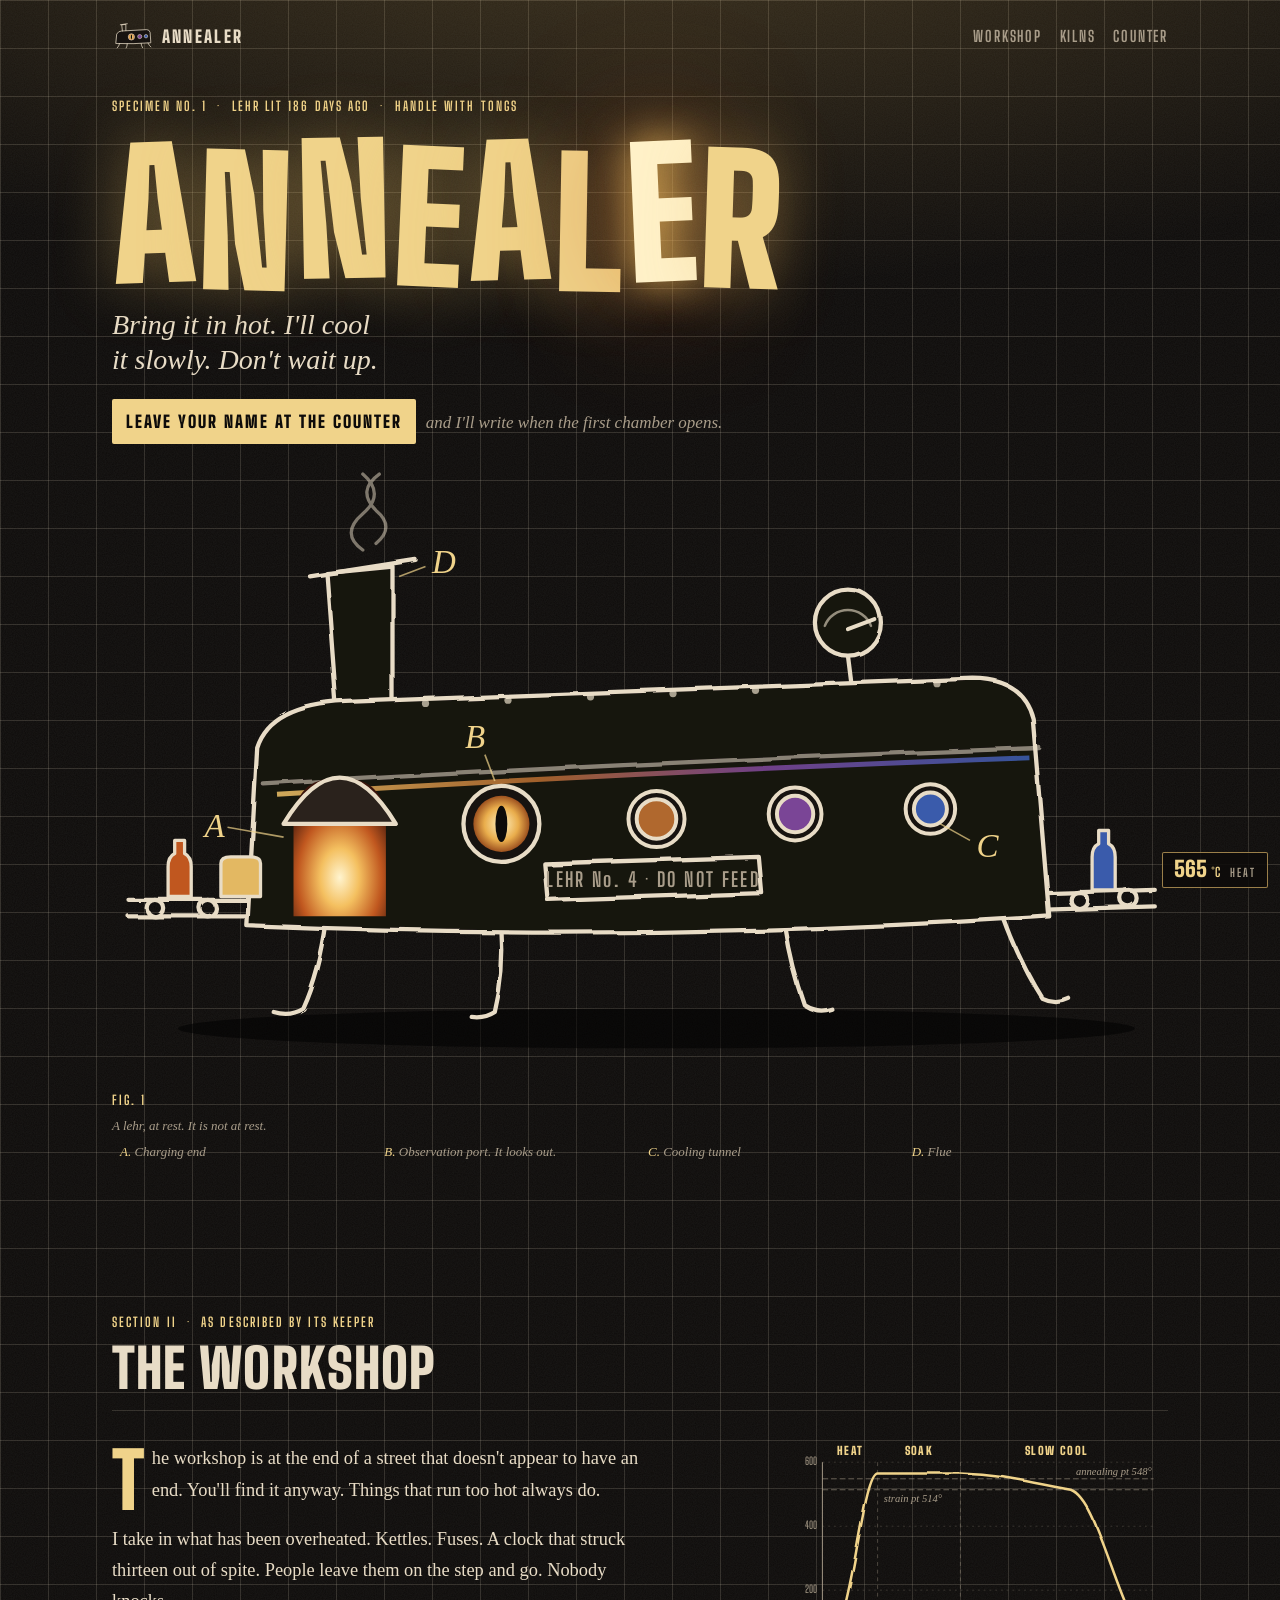
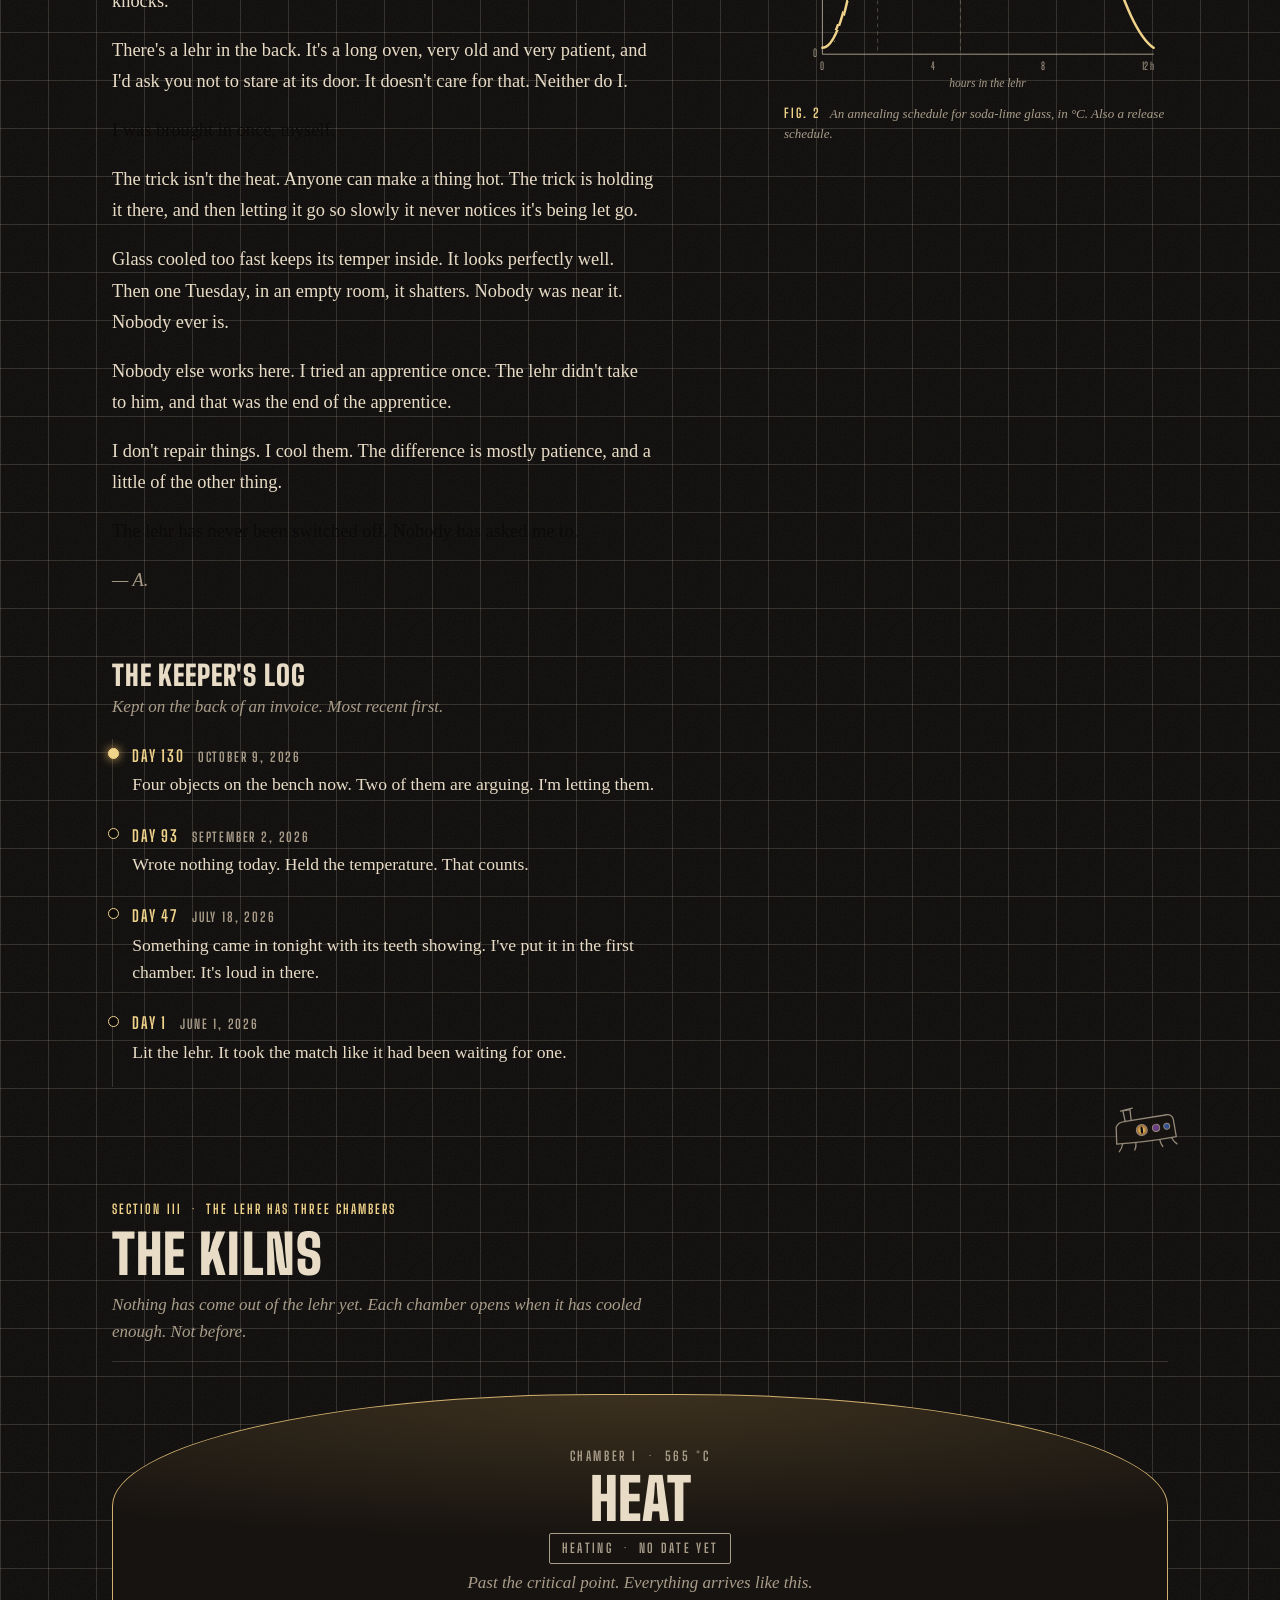
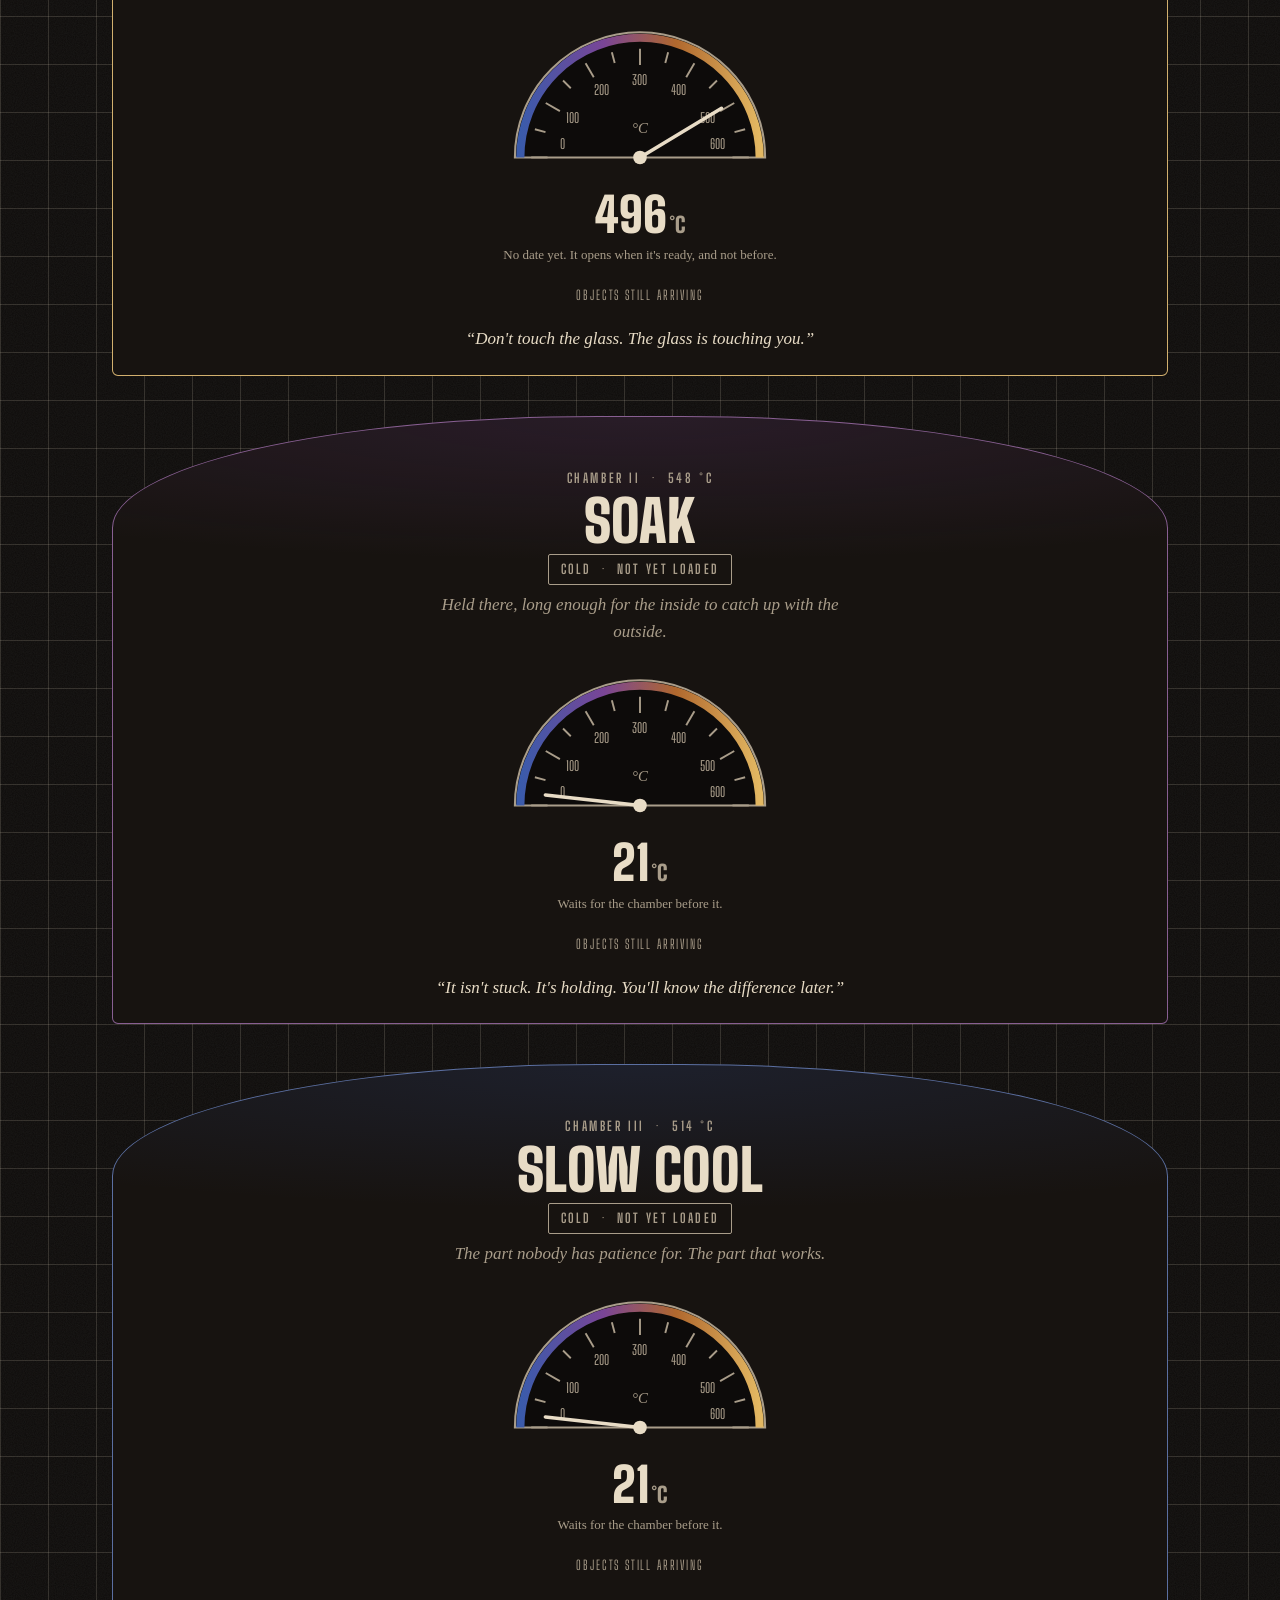
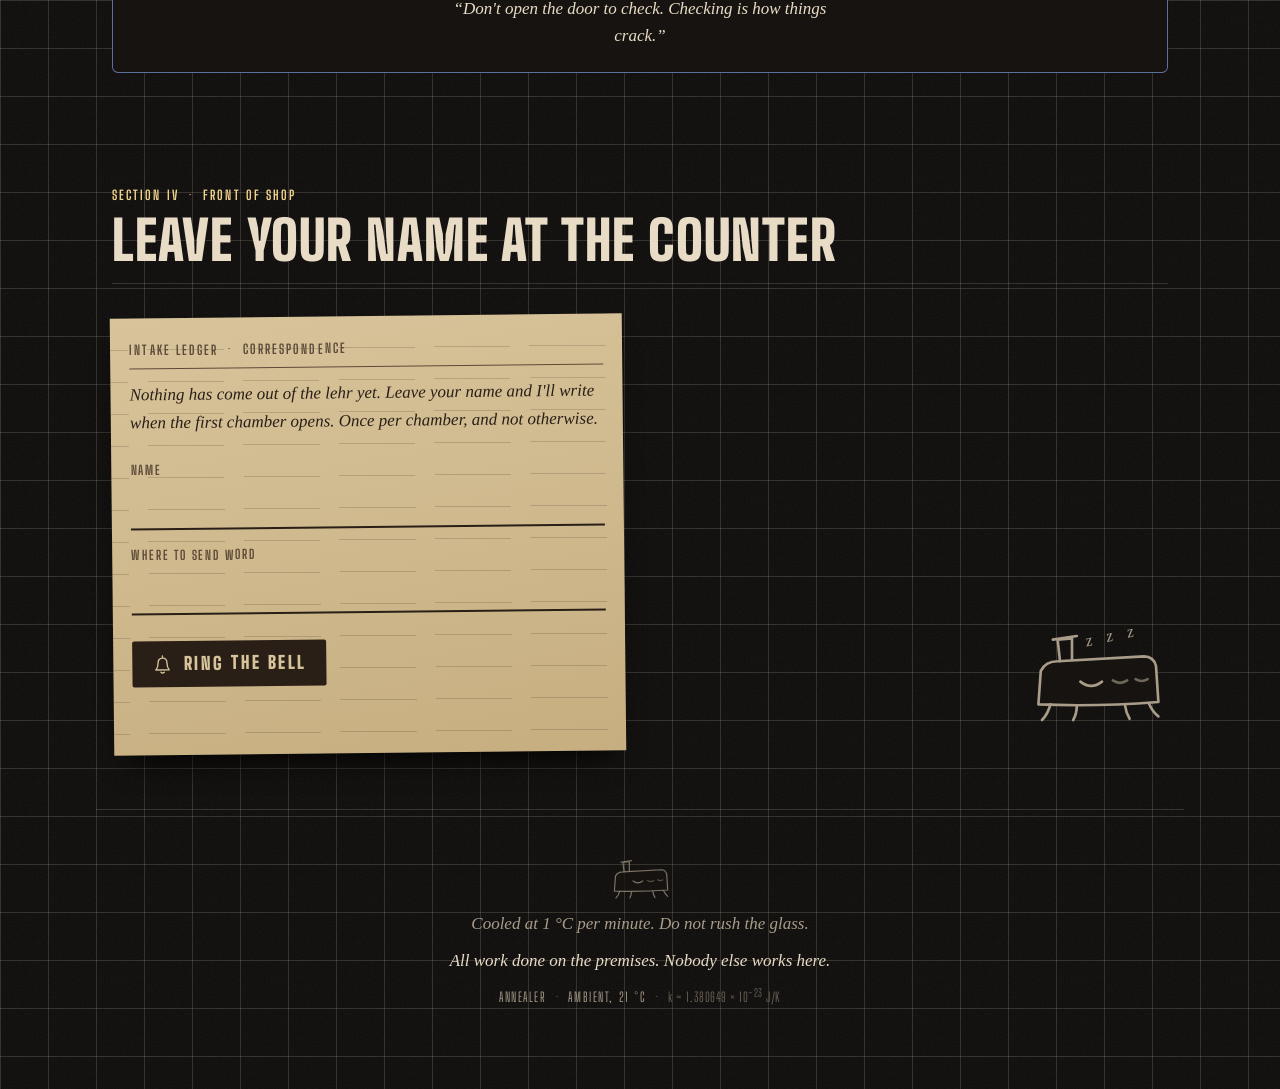
<file: index.html>
<!doctype html>
<html lang="en">
<head>
<meta charset="utf-8">
<meta name="viewport" content="width=device-width, initial-scale=1, viewport-fit=cover">
<title>ANNEALER</title>
<meta name="claude:viewport-fit-sides" content="cover">
<meta name="description" content="ANNEALER. Overheated things, cooled slowly. Released in three phases: Heat, Soak, Slow Cool.">
<meta name="theme-color" content="#0d0b0a">
<link rel="canonical" href="https://annealermusic.com/">
<meta property="og:type" content="website">
<meta property="og:url" content="https://annealermusic.com/">
<meta property="og:title" content="ANNEALER">
<meta property="og:description" content="Bring it in hot. I'll cool it slowly. Don't wait up.">
<link rel="icon" href="data:image/svg+xml,%3Csvg xmlns='http://www.w3.org/2000/svg' viewBox='0 0 32 32'%3E%3Crect width='32' height='32' rx='6' fill='%230d0b0a'/%3E%3Ccircle cx='16' cy='17' r='9' fill='%23d9ac55'/%3E%3Cellipse cx='16' cy='17' rx='2' ry='6' fill='%230d0b0a'/%3E%3C/svg%3E">
<link rel="preconnect" href="https://fonts.googleapis.com">
<link rel="preconnect" href="https://fonts.gstatic.com" crossorigin>
<link rel="stylesheet" href="https://fonts.googleapis.com/css2?family=Big+Shoulders+Display:wght@500;700;900&family=IM+Fell+English:ital@0;1&display=swap">
<link rel="stylesheet" href="css/site.css">
</head>
<body>
<!--
  You're reading the source. Good. That's the right instinct.
  Everything you can see came out of the lehr. Some of it is still warm.
-->

<!-- Shared drawing materials: the wobble that makes ink look hand-drawn, and the lehr's glow. -->
<svg class="defs" aria-hidden="true" focusable="false">
  <defs>
    <filter id="wobble" x="-5%" y="-5%" width="110%" height="110%">
      <feTurbulence type="fractalNoise" baseFrequency="0.035" numOctaves="2" seed="7" result="n"/>
      <feDisplacementMap in="SourceGraphic" in2="n" scale="3.5"/>
    </filter>
    <radialGradient id="mouthGlow" cx="50%" cy="72%" r="70%">
      <stop offset="0%" stop-color="#fff4cf"/>
      <stop offset="30%" stop-color="#f4c060"/>
      <stop offset="65%" stop-color="#c0571f"/>
      <stop offset="100%" stop-color="#3a140a"/>
    </radialGradient>
    <radialGradient id="eyeGlow" cx="50%" cy="50%" r="55%">
      <stop offset="0%" stop-color="#fff1c2"/>
      <stop offset="55%" stop-color="#e9ad4c"/>
      <stop offset="100%" stop-color="#8a3a14"/>
    </radialGradient>
    <linearGradient id="temperRun" x1="0" x2="1" y1="0" y2="0">
      <stop offset="0%" stop-color="#e3b862"/>
      <stop offset="35%" stop-color="#b0682e"/>
      <stop offset="65%" stop-color="#7a4596"/>
      <stop offset="100%" stop-color="#3a5bab"/>
    </linearGradient>
    <symbol id="lehr-mini" viewBox="0 0 120 80">
      <g fill="none" stroke="currentColor" stroke-width="2.2" stroke-linecap="round" stroke-linejoin="round">
        <path d="M14 34 Q18 26 28 26 L100 22 Q108 22 110 30 L112 60 Q60 64 12 62 Z" fill="#171310"/>
        <path d="M30 26 L28 8 L40 7 L40 25"/>
        <path d="M24 8 L44 5"/>
        <path d="M22 62 q-2 8 -7 13 M44 63 q0 7 -3 12 M84 62 q1 7 4 12 M104 61 q3 7 8 11"/>
      </g>
      <circle class="mini-eye" cx="56" cy="43" r="9" fill="url(#eyeGlow)" stroke="currentColor" stroke-width="2"/>
      <ellipse cx="56" cy="43" rx="2" ry="6" fill="#0d0b0a"/>
      <circle cx="80" cy="42" r="6" fill="#7a4596" stroke="currentColor" stroke-width="1.6"/>
      <circle cx="98" cy="41" r="5" fill="#3a5bab" stroke="currentColor" stroke-width="1.6"/>
    </symbol>
    <symbol id="lehr-asleep" viewBox="0 0 120 80">
      <g fill="none" stroke="currentColor" stroke-width="2.2" stroke-linecap="round" stroke-linejoin="round">
        <path d="M14 34 Q18 26 28 26 L100 22 Q108 22 110 30 L112 60 Q60 64 12 62 Z" fill="#171310"/>
        <path d="M30 26 L28 8 L40 7 L40 25"/>
        <path d="M24 8 L44 5"/>
        <path d="M22 62 q-2 8 -7 13 M44 63 q0 7 -3 12 M84 62 q1 7 4 12 M104 61 q3 7 8 11"/>
        <path d="M47 43 q9 7 18 0"/>
        <path d="M74 42 q6 4 12 0 M93 41 q5 3 10 0" opacity=".6"/>
      </g>
    </symbol>
  </defs>
</svg>

<a class="skip" href="#main">Skip to the workshop floor</a>

<header class="masthead wrap">
  <a class="masthead-mark" href="#top" aria-label="ANNEALER, back to the top">
    <svg viewBox="0 0 120 80" aria-hidden="true"><use href="#lehr-mini"/></svg>
    <span>Annealer</span>
  </a>
  <nav aria-label="Sections">
    <ul>
      <li><a href="#workshop">Workshop</a></li>
      <li><a href="#kilns">Kilns</a></li>
      <li><a href="#counter">Counter</a></li>
    </ul>
  </nav>
</header>

<main id="main">

  <!-- LANDING -->
  <section class="hero wrap" id="top" aria-labelledby="wordmark">
    <p class="specimen">Specimen No. 1 &nbsp;·&nbsp; <span id="days-lit">Lehr lit</span> &nbsp;·&nbsp; Handle with tongs</p>
    <h1 id="wordmark" class="wordmark" aria-label="ANNEALER"></h1>
    <p class="hero-line narrator" id="hero-line"></p>
    <p class="hero-cta"><a href="#counter">Leave your name at the counter</a> <span class="narrator">and I'll write when the first chamber opens.</span></p>

    <figure class="lehr-figure">
      <button class="lehr-button" id="lehr" type="button" aria-label="The lehr. Poke it, if you must." aria-describedby="lehr-says">
        <svg class="lehr" viewBox="0 0 640 360" role="img" aria-hidden="true">
          <ellipse cx="330" cy="330" rx="290" ry="12" fill="#000" opacity=".55"/>

          <!-- smoke from the flue -->
          <g class="smoke" fill="none" stroke="currentColor" stroke-width="2" stroke-linecap="round" opacity=".5">
            <path class="puff p1" d="M152 40 q-14 -10 0 -22 q14 -12 0 -24"/>
            <path class="puff p2" d="M160 36 q12 -10 0 -20 q-12 -12 2 -22"/>
          </g>

          <g class="ink" filter="url(#wobble)" fill="none" stroke="currentColor" stroke-width="2.6" stroke-linecap="round" stroke-linejoin="round">
            <!-- legs, crooked, with stove feet -->
            <path d="M130 266 q-4 30 -14 52 q-8 5 -18 2"/>
            <path d="M236 270 q2 26 -4 50 q-6 4 -14 3"/>
            <path d="M408 268 q4 26 12 48 q8 5 16 2"/>
            <path d="M540 262 q10 28 24 50 q8 4 16 0"/>
            <!-- conveyor in and out -->
            <path d="M10 252 L106 252 M10 262 L106 262"/>
            <circle cx="26" cy="257" r="5"/><circle cx="58" cy="257" r="5"/><circle cx="90" cy="257" r="5"/>
            <path d="M566 248 L632 246 M566 258 L632 256"/>
            <circle cx="586" cy="252" r="5"/><circle cx="616" cy="251" r="5"/>
            <!-- flue -->
            <path d="M136 134 L130 54 L170 50 L170 132" fill="#171310"/>
            <path d="M120 56 L184 46"/>
            <!-- body -->
            <path d="M88 160 Q96 134 142 132 L522 118 Q552 118 558 142 L568 262 Q330 278 82 268 Z" fill="#171310"/>
            <path d="M92 182 Q330 168 562 160" opacity=".55"/>
            <!-- pyrometer on its stalk -->
            <path d="M448 120 L446 104"/>
            <circle cx="446" cy="84" r="20" fill="#171310"/>
            <!-- name plate -->
            <path d="M262 230 L392 226 L394 248 L264 252 Z"/>
          </g>

          <!-- cooling run: the lehr's length is a temperature gradient -->
          <path d="M100 188 Q330 174 556 166" stroke="url(#temperRun)" stroke-width="3" fill="none" opacity=".9"/>

          <!-- the mouth (charging end) -->
          <path class="mouth-glow" d="M110 262 L110 206 Q110 178 138 178 Q166 178 166 206 L166 262 Z" fill="url(#mouthGlow)"/>
          <!-- objects riding in, still hot; one riding out, cooled -->
          <g class="riders" stroke="currentColor" stroke-width="2" stroke-linejoin="round">
            <path d="M34 250 L34 232 Q34 226 38 224 L38 216 L44 216 L44 224 Q48 226 48 232 L48 250 Z" fill="#c0571f"/>
            <path d="M66 250 L66 230 Q66 226 72 226 L84 226 Q90 226 90 230 L90 250 Z" fill="#e3b862"/>
            <path d="M594 246 L594 226 Q594 220 598 218 L598 210 L604 210 L604 218 Q608 220 608 226 L608 246 Z" fill="#3a5bab"/>
          </g>
          <!-- the door, hinged like an eyelid -->
          <path class="door" d="M104 206 Q138 150 172 206 Z" fill="#2a221c" stroke="currentColor" stroke-width="2.6" stroke-linejoin="round"/>

          <!-- observation port: the eye -->
          <g class="eye">
            <circle cx="236" cy="206" r="23" fill="#171310" stroke="currentColor" stroke-width="2.6"/>
            <circle cx="236" cy="206" r="17" fill="url(#eyeGlow)" class="eye-glow"/>
            <ellipse class="pupil" cx="236" cy="206" rx="3.6" ry="11" fill="#0d0b0a"/>
            <rect class="lid" x="212" y="182" width="48" height="48" rx="24" fill="#171310"/>
          </g>
          <!-- the cooler ports, down the tunnel -->
          <g stroke="currentColor" stroke-width="2.4">
            <circle cx="330" cy="203" r="17" fill="#171310"/><circle cx="330" cy="203" r="12" fill="#b0682e"/>
            <circle cx="414" cy="200" r="16" fill="#171310"/><circle cx="414" cy="200" r="11" fill="#7a4596"/>
            <circle cx="496" cy="197" r="15" fill="#171310"/><circle cx="496" cy="197" r="10" fill="#3a5bab"/>
          </g>
          <!-- pyrometer needle -->
          <g stroke="currentColor" stroke-linecap="round">
            <path d="M432 86 A15 15 0 0 1 460 86" fill="none" stroke-width="1.5" opacity=".6"/>
            <line class="pyro-needle" x1="446" y1="88" x2="456" y2="74" stroke-width="2.4"/>
          </g>
          <!-- rivets -->
          <g fill="currentColor" opacity=".7">
            <circle cx="190" cy="133" r="2.2"/><circle cx="240" cy="131" r="2.2"/><circle cx="290" cy="129" r="2.2"/>
            <circle cx="340" cy="127" r="2.2"/><circle cx="390" cy="125" r="2.2"/><circle cx="500" cy="121" r="2.2"/>
          </g>
          <text x="328" y="244" class="plate" text-anchor="middle">LEHR No. 4 · DO NOT FEED</text>

          <!-- figure letters, as in the manual -->
          <g class="fig-letters">
            <text x="56" y="214">A</text>
            <line x1="70" y1="208" x2="104" y2="214"/>
            <text x="214" y="160">B</text>
            <line x1="226" y1="164" x2="232" y2="180"/>
            <text x="524" y="226">C</text>
            <line x1="520" y1="216" x2="502" y2="206"/>
            <text x="194" y="54">D</text>
            <line x1="190" y1="50" x2="174" y2="56"/>
          </g>
        </svg>
      </button>
      <figcaption>
        <span class="fig-no">Fig. 1</span> A lehr, at rest. It is not at rest.
        <ol class="legend" type="A">
          <li>Charging end</li>
          <li>Observation port. It looks out.</li>
          <li>Cooling tunnel</li>
          <li>Flue</li>
        </ol>
      </figcaption>
      <p class="lehr-says narrator" id="lehr-says" aria-live="polite"></p>
    </figure>
  </section>

  <!-- THE WORKSHOP -->
  <section class="workshop wrap" id="workshop" aria-labelledby="workshop-title">
    <header class="section-head">
      <p class="eyebrow">Section II &nbsp;·&nbsp; As described by its keeper</p>
      <h2 id="workshop-title">The Workshop</h2>
    </header>
    <div class="workshop-grid">
      <div class="lore narrator" id="lore"></div>
      <figure class="schedule">
        <svg viewBox="0 0 400 260" role="img" aria-labelledby="schedule-cap">
          <g class="grid">
            <line x1="40" y1="220" x2="385" y2="220"/>
            <line x1="40" y1="20" x2="40" y2="220"/>
            <line x1="40" y1="153.3" x2="385" y2="153.3" class="faint"/>
            <line x1="40" y1="86.7" x2="385" y2="86.7" class="faint"/>
            <line x1="40" y1="20" x2="385" y2="20" class="faint"/>
            <line x1="97.5" y1="20" x2="97.5" y2="220" class="zone"/>
            <line x1="183.75" y1="20" x2="183.75" y2="220" class="zone"/>
          </g>
          <g class="ticks">
            <text x="34" y="223" text-anchor="end">0</text>
            <text x="34" y="156" text-anchor="end">200</text>
            <text x="34" y="90" text-anchor="end">400</text>
            <text x="34" y="23" text-anchor="end">600</text>
            <text x="40" y="236" text-anchor="middle">0</text>
            <text x="155" y="236" text-anchor="middle">4</text>
            <text x="270" y="236" text-anchor="middle">8</text>
            <text x="385" y="236" text-anchor="end">12 h</text>
            <text x="212" y="254" text-anchor="middle" class="axis">hours in the lehr</text>
          </g>
          <g class="marks">
            <line x1="40" y1="37.3" x2="385" y2="37.3"/>
            <line x1="40" y1="48.7" x2="385" y2="48.7"/>
          </g>
          <text x="383" y="33" text-anchor="end" class="mark-label">annealing pt 548°</text>
          <text x="104" y="61" class="mark-label">strain pt 514°</text>
          <path class="curve" d="M40 213.3 C70 213 80 32 97.5 31.7 L183.75 31.7 C230 33 260 42 298.75 48.7 C330 60 350 190 385 213.3"/>
          <g class="zones">
            <text x="69" y="13" text-anchor="middle">HEAT</text>
            <text x="140.6" y="13" text-anchor="middle">SOAK</text>
            <text x="284" y="13" text-anchor="middle">SLOW COOL</text>
          </g>
        </svg>
        <figcaption id="schedule-cap"><span class="fig-no">Fig. 2</span> An annealing schedule for soda-lime glass, in °C. Also a release schedule.</figcaption>
      </figure>
    </div>
    <section class="log" id="log" aria-labelledby="log-title">
      <header class="log-head">
        <h3 id="log-title">The Keeper's Log</h3>
        <p class="narrator">Kept on the back of an invoice. Most recent first.</p>
      </header>
      <ol class="log-entries" id="log-entries"></ol>
    </section>
    <svg class="peeker" viewBox="0 0 120 80" aria-hidden="true"><use href="#lehr-mini"/></svg>
  </section>

  <!-- THE KILNS (releases) -->
  <section class="kilns wrap" id="kilns" aria-labelledby="kilns-title">
    <header class="section-head">
      <p class="eyebrow">Section III &nbsp;·&nbsp; The lehr has three chambers</p>
      <h2 id="kilns-title">The Kilns</h2>
      <p class="section-lede narrator" id="kilns-lede"></p>
    </header>
    <div class="chambers" id="chambers"></div>
  </section>

  <!-- THE COUNTER (mailing list) -->
  <section class="counter wrap" id="counter" aria-labelledby="counter-title">
    <header class="section-head">
      <p class="eyebrow">Section IV &nbsp;·&nbsp; Front of shop</p>
      <h2 id="counter-title">Leave your name at the counter</h2>
    </header>
    <div class="counter-grid">
      <!-- name + data-netlify let Netlify Forms collect entries on deploy. Remove both to keep it front-end only. -->
      <form class="ledger" id="ledger" name="counter" method="POST" data-netlify="true" netlify-honeypot="bot-field" novalidate>
        <input type="hidden" name="form-name" value="counter">
        <p class="honeypot" hidden><label>Leave this empty <input name="bot-field" tabindex="-1" autocomplete="off"></label></p>
        <p class="ledger-head">Intake Ledger &nbsp;·&nbsp; Correspondence</p>
        <p class="ledger-intro narrator" id="counter-intro"></p>
        <label for="ledger-name">Name</label>
        <input id="ledger-name" name="name" type="text" autocomplete="name" maxlength="80" required>
        <label for="ledger-email">Where to send word</label>
        <input id="ledger-email" name="email" type="email" autocomplete="email" inputmode="email" maxlength="160" required>
        <button class="bell" type="submit" id="ledger-submit">
          <svg viewBox="0 0 40 40" aria-hidden="true"><path d="M8 30 L32 30 Q28 26 28 18 Q28 9 20 9 Q12 9 12 18 Q12 26 8 30 Z M20 9 L20 5 M17 34 Q20 37 23 34" fill="none" stroke="currentColor" stroke-width="2.4" stroke-linecap="round" stroke-linejoin="round"/></svg>
          <span id="ledger-button-label">Ring the bell</span>
        </button>
        <p class="ledger-reply narrator" id="ledger-reply" role="status" aria-live="polite"></p>
      </form>
      <figure class="counter-lehr" aria-hidden="true">
        <svg viewBox="0 0 120 80"><use href="#lehr-asleep"/></svg>
        <p class="zzz">z z z</p>
      </figure>
    </div>
  </section>
</main>

<footer class="foot wrap">
  <svg class="foot-lehr" viewBox="0 0 120 80" aria-hidden="true"><use href="#lehr-asleep"/></svg>
  <p class="foot-line narrator" id="foot-line"></p>
  <p class="foot-solo narrator" id="foot-solo"></p>
  <p class="foot-small">
    ANNEALER &nbsp;·&nbsp; Ambient, <span id="ambient">21</span>&nbsp;°C &nbsp;·&nbsp;
    <button class="boltzmann" id="boltzmann" type="button" aria-label="A constant. Press to see what it's for.">k = 1.380649 × 10<sup>−23</sup> J/K</button>
  </p>
</footer>

<!-- Pyrometer: reads the page's temperature as it cools -->
<div class="pyrometer" id="pyrometer" aria-hidden="true">
  <span class="pyro-temp" id="pyro-temp">565</span><span class="pyro-unit">°C</span>
  <span class="pyro-phase" id="pyro-phase">Heat</span>
</div>

<!-- The tangled note (hidden until someone presses the constant) -->
<section class="tangle" id="tangle" hidden aria-labelledby="tangle-title">
  <div class="tangle-card">
    <p class="eyebrow">Fig. ∞ &nbsp;·&nbsp; Found in a drawer</p>
    <h2 id="tangle-title">A note, tangled</h2>
    <p class="tangle-letters" id="tangle-letters" aria-live="off"></p>
    <p class="tangle-readout" id="tangle-readout">T = 4.00 &nbsp;·&nbsp; wrong letters: —</p>
    <div class="tangle-actions">
      <button type="button" id="tangle-run">Lower the temperature</button>
      <button type="button" id="tangle-close" class="quiet">Put it back</button>
    </div>
    <p class="tangle-after narrator" id="tangle-after" hidden>
      Swap two letters. Keep it if it's better. Sometimes keep it anyway, if it's still hot enough not to know better. Cool a little. Repeat.
      Mathematicians call this simulated annealing (Kirkpatrick, Gelatt &amp; Vecchi, 1983). I call it Tuesday.
    </p>
  </div>
</section>

<noscript><p class="noscript wrap">The lehr needs JavaScript to light. The rest of the shop is dark without it.</p></noscript>

<script src="js/data.js"></script>
<script src="js/main.js"></script>
</body>
</html>
</file>
<file: css/site.css>
/*
  ANNEALER
  Layout: one long annealing run. The page enters hot at the top and cools
  as you scroll; JS slides --temper through steel's temper colours.
  Look: a 1940s metallurgy manual, defaced in storybook ink.
  Single dark theme by choice: the workshop has no daylight.
*/
:root {
  color-scheme: dark;

  /* soot and paper */
  --soot: #0d0b0a;
  --soot-2: #171310;
  --soot-3: #221c17;
  --bone: #e8dcc6;
  --bone-dim: #a99d8a;
  --rule: rgba(232, 220, 198, 0.16);
  --manila: #d8c49b;
  --manila-deep: #c6ae80;
  --tag-ink: #2a1f17;
  --tag-ink-dim: #5d4a39;

  /* steel temper colours, hot to cool */
  --straw: #e3b862;
  --bronze: #b0682e;
  --purple: #7a4596;
  --blue: #3a5bab;
  --pale-blue: #86a2c9;

  /* the live temper, set by JS from scroll. --temper fills; --temper-ink is text-safe */
  --temper: var(--straw);
  --temper-ink: #f0d38a;

  /* type */
  --font-ind: "Big Shoulders Display", "Oswald", "Arial Narrow", "Roboto Condensed", Impact, sans-serif;
  --font-narr: "IM Fell English", "Iowan Old Style", "Palatino Linotype", Georgia, serif;

  --step--1: 0.8125rem;
  --step-0: 1.0625rem;
  --step-1: 1.3rem;
  --step-2: 1.75rem;
  --step-3: clamp(2.2rem, 7vw, 3.4rem);
  --step-hero: clamp(4.2rem, 21vw, 11rem);

  --measure: 34rem;
}

* { box-sizing: border-box; }
[hidden] { display: none !important; }

html { scroll-behavior: smooth; -webkit-text-size-adjust: 100%; }

body {
  margin: 0;
  background-color: var(--soot);
  /* etched grid of the manual, plus soot grain */
  background-image:
    radial-gradient(120% 60% at 50% -10%, color-mix(in srgb, var(--temper) 22%, transparent), transparent 70%),
    linear-gradient(var(--rule) 1px, transparent 1px),
    linear-gradient(90deg, var(--rule) 1px, transparent 1px),
    url("data:image/svg+xml,%3Csvg xmlns='http://www.w3.org/2000/svg' width='160' height='160'%3E%3Cfilter id='g'%3E%3CfeTurbulence type='fractalNoise' baseFrequency='.9' numOctaves='2' stitchTiles='stitch'/%3E%3CfeColorMatrix values='0 0 0 0 0.9 0 0 0 0 0.85 0 0 0 0 0.75 0 0 0 .06 0'/%3E%3C/filter%3E%3Crect width='160' height='160' filter='url(%23g)'/%3E%3C/svg%3E");
  background-size: 100% 100vh, 48px 48px, 48px 48px, 160px 160px;
  background-attachment: fixed, scroll, scroll, scroll;
  color: var(--bone);
  font-family: var(--font-narr);
  font-size: var(--step-0);
  line-height: 1.6;
  overflow-x: hidden;
}

.defs { position: absolute; width: 0; height: 0; overflow: hidden; }

.wrap {
  width: 100%;
  max-width: 68rem;
  margin-inline: auto;
  padding-left: max(16px, env(safe-area-inset-left, 0px));
  padding-right: max(16px, env(safe-area-inset-right, 0px));
}

a { color: var(--temper-ink); text-underline-offset: 0.2em; }

:focus-visible {
  outline: 2px dashed var(--temper-ink);
  outline-offset: 3px;
}

.skip {
  position: absolute;
  left: 16px;
  top: -4rem;
  z-index: 50;
  background: var(--bone);
  color: var(--soot);
  padding: 0.5rem 0.8rem;
  font-family: var(--font-ind);
  text-transform: uppercase;
  letter-spacing: 0.08em;
}
.skip:focus { top: calc(env(safe-area-inset-top, 0px) + 12px); }

/* ---------- shared type ---------- */

.narrator { font-family: var(--font-narr); }

h1, h2, h3, h4 { font-family: var(--font-ind); font-weight: 900; line-height: 0.95; text-wrap: balance; margin: 0; }

h2 {
  font-size: var(--step-3);
  text-transform: uppercase;
  letter-spacing: 0.02em;
  color: var(--bone);
}

.eyebrow, .specimen, .fig-no, .ledger-head {
  font-family: var(--font-ind);
  font-weight: 700;
  font-size: var(--step--1);
  text-transform: uppercase;
  letter-spacing: 0.16em;
  color: var(--temper-ink);
  margin: 0;
}

.section-head {
  display: grid;
  gap: 0.6rem;
  padding-bottom: 1rem;
  border-bottom: 1px solid var(--rule);
}
.section-lede { margin: 0; max-width: var(--measure); color: var(--bone-dim); font-style: italic; }

section { padding-block: 3.5rem; }

/* ---------- masthead ---------- */

.masthead {
  display: flex;
  align-items: center;
  justify-content: space-between;
  gap: 1rem;
  padding-block: 0.9rem;
}
.masthead-mark {
  display: flex;
  align-items: center;
  gap: 0.5rem;
  color: var(--bone);
  text-decoration: none;
  font-family: var(--font-ind);
  font-weight: 900;
  text-transform: uppercase;
  letter-spacing: 0.14em;
}
.masthead-mark svg { width: 2.6rem; height: auto; color: var(--bone); }
.masthead ul { display: flex; gap: 1.1rem; list-style: none; margin: 0; padding: 0; }
.masthead nav a {
  font-family: var(--font-ind);
  font-weight: 700;
  font-size: 0.95rem;
  text-transform: uppercase;
  letter-spacing: 0.12em;
  color: var(--bone-dim);
  text-decoration: none;
  padding-block: 0.6rem;
  display: inline-block;
}
.masthead nav a:hover { color: var(--temper-ink); }
@media (max-width: 380px) {
  .masthead-mark span { display: none; }
}

/* ---------- landing ---------- */

.hero { padding-block: 1.5rem 3rem; display: grid; gap: 1rem; }

.wordmark {
  font-size: var(--step-hero);
  letter-spacing: 0.01em;
  color: var(--temper-ink);
  display: flex;
  flex-wrap: nowrap;
  line-height: 0.85;
  margin-top: 0.5rem;
  text-shadow: 0 0 0.35em color-mix(in srgb, var(--temper) 45%, transparent);
}
.wordmark span { display: inline-block; transform: translateY(var(--dy, 0)) rotate(var(--r, 0deg)); }
/* one letter never quite cools */
.wordmark .hot { color: #fff1c8; text-shadow: 0 0 0.25em #f4c060, 0 0 0.7em #c0571f; }

/* page-load: the name is pulled out white-hot, then cools to the page's temper */
@media (prefers-reduced-motion: no-preference) {
  .wordmark span { animation: quench 2.8s cubic-bezier(.2,.6,.2,1) both; animation-delay: calc(var(--i) * 70ms); }
  @keyframes quench {
    0% { color: #fffbe8; text-shadow: 0 0 0.4em #fff4cf, 0 0 1em #f4c060; }
    40% { color: #f6cf7a; text-shadow: 0 0 0.35em #e3b862; }
  }
}

.hero-line {
  font-size: var(--step-2);
  font-style: italic;
  line-height: 1.25;
  max-width: 24ch;
  margin: 0;
  text-wrap: balance;
}

.hero-cta { margin: 0.4rem 0 0; display: flex; flex-wrap: wrap; gap: 0.2rem 0.6rem; align-items: baseline; color: var(--bone-dim); font-style: italic; }
.hero-cta a {
  font-family: var(--font-ind);
  font-weight: 900;
  font-style: normal;
  font-size: 1.05rem;
  letter-spacing: 0.12em;
  text-transform: uppercase;
  color: var(--soot);
  background: var(--temper-ink);
  text-decoration: none;
  padding: 0.6rem 0.9rem 0.5rem;
  border-radius: 2px;
}
.hero-cta a:hover { background: var(--bone); }

.lehr-figure { margin: 1.5rem 0 0; display: grid; gap: 0.75rem; }
.lehr-button {
  all: unset;
  display: block;
  cursor: pointer;
  border-radius: 8px;
  -webkit-tap-highlight-color: transparent;
}
.lehr-button:focus-visible { outline: 2px dashed var(--temper-ink); outline-offset: 6px; }
.lehr { width: 100%; height: auto; max-width: 100%; color: var(--bone); overflow: visible; display: block; }
.lehr .plate { font-family: var(--font-ind); font-weight: 700; font-size: 12px; letter-spacing: 0.12em; fill: var(--bone-dim); }
.lehr .fig-letters text { font-family: var(--font-narr); font-style: italic; font-size: 20px; fill: var(--temper-ink); }
.lehr .fig-letters line { stroke: var(--temper-ink); stroke-width: 1; opacity: 0.7; }

.lehr .lid { transform-box: fill-box; transform-origin: 50% 0; transform: scaleY(0); }
.lehr .pupil { transition: transform 0.25s ease-out; }
.lehr .door { transform-box: fill-box; transform-origin: 50% 0; transition: transform 0.6s cubic-bezier(.3,1.6,.5,1); }
.lehr-button.awake .door { transform: translateY(-26px) rotate(-8deg); }
.lehr-button.awake .eye-glow, .lehr-button.awake .mouth-glow { filter: brightness(1.35) saturate(1.2); }
.lehr-button.blink .lid { animation: blink 0.32s ease-in-out; }
@keyframes blink { 50% { transform: scaleY(1); } }
.lehr-button.jolt .lehr { animation: jolt 0.35s ease-out; }
@keyframes jolt { 30% { transform: rotate(-0.8deg) translateY(-3px); } 70% { transform: rotate(0.5deg); } }
.pyro-needle { transform-box: view-box; transform-origin: 446px 88px; transition: transform 0.8s ease; }

@media (prefers-reduced-motion: no-preference) {
  .mouth-glow, .eye-glow { animation: flicker 3.4s steps(1) infinite; }
  @keyframes flicker {
    0% { opacity: 1; } 18% { opacity: 0.86; } 22% { opacity: 1; } 47% { opacity: 0.92; }
    53% { opacity: 1; } 78% { opacity: 0.84; } 80% { opacity: 1; }
  }
  .puff { animation: rise 5s ease-in infinite; }
  .puff.p2 { animation-delay: 2.5s; }
  @keyframes rise {
    0% { transform: translateY(14px); opacity: 0; }
    30% { opacity: 1; }
    100% { transform: translate(8px, -30px); opacity: 0; }
  }
  .lehr-button:hover .lehr { animation: shiver 0.6s ease-in-out; }
  @keyframes shiver { 25% { transform: rotate(0.3deg); } 75% { transform: rotate(-0.3deg); } }
}

.lehr-figure figcaption {
  font-size: var(--step--1);
  color: var(--bone-dim);
  font-style: italic;
  display: grid;
  gap: 0.35rem;
}
.fig-no { margin-right: 0.4em; font-style: normal; }
.legend {
  margin: 0;
  padding-left: 1.4rem;
  display: grid;
  grid-template-columns: repeat(auto-fit, minmax(10rem, 1fr));
  column-gap: 1.5rem;
}
.legend li::marker { font-family: var(--font-narr); color: var(--temper-ink); }

.lehr-says {
  min-height: 1.6em;
  margin: 0;
  font-style: italic;
  font-size: var(--step-1);
  color: var(--temper-ink);
}

/* ---------- workshop ---------- */

.workshop { position: relative; }
.workshop-grid {
  display: grid;
  gap: 2.5rem;
  margin-top: 2rem;
}
@media (min-width: 52rem) {
  .workshop-grid { grid-template-columns: minmax(0, 1fr) minmax(0, 24rem); align-items: start; }
}
.lore { max-width: var(--measure); min-width: 0; font-size: 1.15rem; line-height: 1.7; }
.lore p { margin: 0 0 1.1rem; }
.lore p:first-child::first-letter {
  font-family: var(--font-ind);
  font-weight: 900;
  float: left;
  font-size: 4.2em;
  line-height: 0.8;
  margin: 0.08em 0.1em 0 0;
  color: var(--temper-ink);
}
.lore .signoff { font-style: italic; color: var(--bone-dim); }

/* invisible ink: same colour as the soot until a reader highlights it */
.lore .ink { color: var(--soot); text-shadow: none; }
.lore .ink::selection { color: var(--temper-ink); background: var(--soot-3); }
.lore ::selection { background: color-mix(in srgb, var(--temper) 45%, transparent); color: var(--bone); }

.schedule { margin: 0; min-width: 0; display: grid; gap: 0.6rem; }
.schedule svg { width: 100%; height: auto; display: block; }
.schedule .grid line { stroke: var(--bone-dim); stroke-width: 1; }
.schedule .grid .faint { opacity: 0.25; stroke-dasharray: 2 4; }
.schedule .grid .zone { opacity: 0.4; stroke-dasharray: 4 4; }
.schedule .ticks text { font-family: var(--font-ind); font-weight: 500; font-size: 11px; fill: var(--bone-dim); font-variant-numeric: tabular-nums; }
.schedule .ticks .axis { font-family: var(--font-narr); font-style: italic; font-size: 12px; }
.schedule .marks line { stroke: var(--bone-dim); stroke-width: 1; stroke-dasharray: 6 3; opacity: 0.6; }
.schedule .mark-label { font-family: var(--font-narr); font-style: italic; font-size: 11px; fill: var(--bone-dim); }
.schedule .curve { fill: none; stroke: var(--temper-ink); stroke-width: 2.6; stroke-linecap: round; filter: url(#wobble); }
.schedule .zones text { font-family: var(--font-ind); font-weight: 900; font-size: 12px; letter-spacing: 0.12em; fill: var(--temper-ink); }
.schedule figcaption { font-size: var(--step--1); color: var(--bone-dim); font-style: italic; }

.peeker {
  position: absolute;
  right: max(4px, env(safe-area-inset-right, 0px));
  bottom: -0.6rem;
  width: 4.5rem;
  color: var(--bone-dim);
  transform: rotate(-6deg);
  opacity: 0.85;
}

/* the keeper's log */
.log {
  padding-block: 3rem 0;
  display: grid;
  gap: 1.2rem;
  max-width: 44rem;
}
.log-head { display: grid; gap: 0.3rem; }
.log-head h3 { font-size: var(--step-2); text-transform: uppercase; letter-spacing: 0.03em; color: var(--bone); }
.log-head p { margin: 0; color: var(--bone-dim); font-style: italic; }
.log-entries { list-style: none; margin: 0; padding: 0; display: grid; gap: 0; border-left: 1px solid var(--rule); }
.log-entries li { position: relative; padding: 0.2rem 0 1.3rem 1.2rem; display: grid; gap: 0.2rem; min-width: 0; }
.log-entries li::before {
  content: "";
  position: absolute;
  left: -5px;
  top: 0.55rem;
  width: 9px;
  height: 9px;
  border-radius: 50%;
  background: var(--soot);
  border: 1.5px solid var(--temper-ink);
}
.log-entries li:first-child::before { background: var(--temper-ink); box-shadow: 0 0 0.6rem var(--temper); }
.log-day {
  margin: 0;
  display: flex;
  flex-wrap: wrap;
  gap: 0.2rem 0.8rem;
  align-items: baseline;
  font-family: var(--font-ind);
  font-weight: 700;
  text-transform: uppercase;
  letter-spacing: 0.14em;
  font-size: var(--step--1);
  font-variant-numeric: tabular-nums;
}
.log-day span { color: var(--temper-ink); font-size: 1rem; }
.log-day time { color: var(--bone-dim); }
.log-text { margin: 0; font-size: 1.1rem; line-height: 1.55; max-width: var(--measure); }

/* ---------- kilns ---------- */

.chambers { display: grid; gap: 2.5rem; margin-top: 2rem; }

.chamber {
  --c: var(--straw);
  border: 1.5px solid color-mix(in srgb, var(--c) 70%, var(--bone-dim));
  border-radius: 46% 46% 6px 6px / 7rem 7rem 6px 6px;
  background:
    radial-gradient(90% 9rem at 50% 0, color-mix(in srgb, var(--c) 18%, transparent), transparent),
    var(--soot-2);
  padding: 3.2rem 1rem 1.4rem;
  display: grid;
  gap: 1.2rem;
  min-width: 0;
}
.chamber[data-phase="heat"] { --c: var(--straw); }
.chamber[data-phase="soak"] { --c: var(--purple); }
.chamber[data-phase="cool"] { --c: var(--blue); }

.chamber-head { text-align: center; display: grid; gap: 0.35rem; justify-items: center; }
.chamber-no { font-family: var(--font-ind); font-weight: 700; font-size: var(--step--1); letter-spacing: 0.2em; text-transform: uppercase; color: var(--bone-dim); margin: 0; }
.chamber h3 { font-size: clamp(2.4rem, 11vw, 3.6rem); text-transform: uppercase; color: var(--bone); }
.chamber-summary { margin: 0; max-width: 28rem; color: var(--bone-dim); font-style: italic; }
.chamber-status {
  font-family: var(--font-ind);
  font-weight: 700;
  font-size: var(--step--1);
  letter-spacing: 0.18em;
  text-transform: uppercase;
  padding: 0.25rem 0.7rem;
  border: 1px solid currentColor;
  border-radius: 2px;
  margin: 0;
}
.chamber.is-open .chamber-status { color: var(--temper-ink); }
.chamber.is-sealed .chamber-status { color: var(--bone-dim); }

/* the gauge on a sealed chamber */
.gauge { display: grid; justify-items: center; gap: 0.4rem; }
.gauge svg { width: min(100%, 17rem); height: auto; display: block; }
.gauge .dial-face { fill: var(--soot); stroke: var(--bone-dim); stroke-width: 1.5; }
.gauge .tick { stroke: var(--bone-dim); stroke-width: 1.4; }
.gauge .tick-label { font-family: var(--font-ind); font-weight: 500; font-size: 10px; fill: var(--bone-dim); }
.gauge .band { fill: none; stroke-width: 6; }
.gauge .needle { stroke: var(--bone); stroke-width: 2.6; stroke-linecap: round; transform-origin: 100px 104px; transition: transform 1s ease; }
.gauge .hub { fill: var(--bone); }
.gauge .glyph { font-family: var(--font-narr); font-style: italic; font-size: 11px; fill: var(--bone-dim); }
.gauge-temp {
  font-family: var(--font-ind);
  font-weight: 900;
  font-size: 3rem;
  line-height: 1;
  font-variant-numeric: tabular-nums;
  color: var(--bone);
  margin: 0;
}
.gauge-temp small { font-size: 0.45em; color: var(--bone-dim); margin-left: 0.1em; }
.countdown {
  display: grid;
  grid-template-columns: repeat(4, minmax(0, 3.6rem));
  gap: 0.4rem;
  margin: 0.2rem 0 0;
  padding: 0;
  list-style: none;
  text-align: center;
}
.countdown li { border: 1px solid var(--rule); padding: 0.35rem 0 0.25rem; background: var(--soot); }
.countdown b { display: block; font-family: var(--font-ind); font-weight: 700; font-size: 1.5rem; line-height: 1; font-variant-numeric: tabular-nums; }
.countdown span { font-family: var(--font-ind); font-size: 0.7rem; letter-spacing: 0.14em; text-transform: uppercase; color: var(--bone-dim); }
.gauge-date { margin: 0; font-size: var(--step--1); color: var(--bone-dim); text-align: center; }
.gauge-note { margin: 0; text-align: center; font-style: italic; max-width: 26rem; justify-self: center; }
.sealed-count { margin: 0; text-align: center; font-family: var(--font-ind); letter-spacing: 0.14em; text-transform: uppercase; font-size: var(--step--1); color: var(--bone-dim); }

/* repair intake tags */
.tags { display: grid; gap: 1.8rem; padding: 0; margin: 0; list-style: none; }
@media (min-width: 44rem) { .tags { grid-template-columns: repeat(2, minmax(0, 1fr)); } }

.tag {
  position: relative;
  background:
    url("data:image/svg+xml,%3Csvg xmlns='http://www.w3.org/2000/svg' width='120' height='120'%3E%3Cfilter id='p'%3E%3CfeTurbulence type='fractalNoise' baseFrequency='.7' numOctaves='3'/%3E%3CfeColorMatrix values='0 0 0 0 0.35 0 0 0 0 0.25 0 0 0 0 0.15 0 0 0 .12 0'/%3E%3C/filter%3E%3Crect width='120' height='120' filter='url(%23p)'/%3E%3C/svg%3E"),
    linear-gradient(170deg, var(--manila), var(--manila-deep));
  color: var(--tag-ink);
  clip-path: polygon(14% 0, 86% 0, 100% 9%, 100% 100%, 0 100%, 0 9%);
  padding: 2.6rem 1.1rem 1.1rem;
  display: grid;
  gap: 0.7rem;
  transform: rotate(var(--tilt, 0deg));
  min-width: 0;
}
.tag:nth-child(odd) { --tilt: -0.7deg; }
.tag:nth-child(even) { --tilt: 0.6deg; }
.tag::before { /* the eyelet */
  content: "";
  position: absolute;
  top: 0.8rem;
  left: 50%;
  width: 0.9rem;
  height: 0.9rem;
  margin-left: -0.45rem;
  border-radius: 50%;
  background: var(--soot-2);
  box-shadow: 0 0 0 3px var(--manila-deep), 0 0 0 4px var(--tag-ink-dim);
}
.tag-meta {
  display: flex;
  justify-content: space-between;
  gap: 0.5rem;
  font-family: var(--font-ind);
  font-weight: 700;
  font-size: 0.78rem;
  letter-spacing: 0.14em;
  text-transform: uppercase;
  color: var(--tag-ink-dim);
  border-bottom: 1px solid var(--tag-ink-dim);
  padding-bottom: 0.35rem;
  font-variant-numeric: tabular-nums;
}
.tag h4 { font-size: 2rem; text-transform: uppercase; color: var(--tag-ink); letter-spacing: 0.01em; }
.tag dl { margin: 0; display: grid; gap: 0.2rem 0.8rem; grid-template-columns: auto minmax(0, 1fr); }
.tag dt { font-family: var(--font-ind); font-weight: 700; font-size: 0.78rem; letter-spacing: 0.12em; text-transform: uppercase; color: var(--tag-ink-dim); padding-top: 0.25rem; }
.tag dd { margin: 0; font-size: 1rem; line-height: 1.4; }
.tag-note {
  margin: 0;
  font-style: italic;
  font-size: 1.05rem;
  line-height: 1.45;
  padding: 0.6rem 0.7rem;
  background: rgba(255, 250, 235, 0.35);
  border-left: 2px solid var(--tag-ink-dim);
}
.tag-note cite { font-style: normal; display: block; text-align: right; color: var(--tag-ink-dim); }
.stamp {
  position: absolute;
  top: 2.6rem;
  right: 0.8rem;
  font-family: var(--font-ind);
  font-weight: 900;
  font-size: 0.85rem;
  letter-spacing: 0.14em;
  text-transform: uppercase;
  color: #7a2c12;
  border: 2px solid currentColor;
  padding: 0.1rem 0.4rem;
  transform: rotate(-9deg);
  opacity: 0.75;
  mix-blend-mode: multiply;
}
.tag[data-phase="soak"] .stamp { color: #4b2560; }
.tag[data-phase="cool"] .stamp { color: #1f356e; }

/* player */
.player {
  display: grid;
  grid-template-columns: auto minmax(0, 1fr) auto;
  align-items: center;
  gap: 0.7rem;
  padding-top: 0.5rem;
  border-top: 1px dashed var(--tag-ink-dim);
}
.player button {
  width: 2.75rem;
  height: 2.75rem;
  border-radius: 50%;
  border: 2px solid var(--tag-ink);
  background: var(--tag-ink);
  color: var(--manila);
  display: grid;
  place-items: center;
  cursor: pointer;
  padding: 0;
}
.player button:focus-visible { outline: 2px dashed var(--tag-ink); outline-offset: 3px; }
.player button svg { width: 1rem; height: 1rem; }
.player input[type="range"] {
  width: 100%;
  accent-color: var(--tag-ink);
  margin: 0;
  min-width: 0;
}
.player time { font-family: var(--font-ind); font-weight: 700; font-size: 0.9rem; font-variant-numeric: tabular-nums; color: var(--tag-ink-dim); white-space: nowrap; }
.player-caption { grid-column: 1 / -1; margin: -0.3rem 0 0; font-size: 0.82rem; font-style: italic; color: var(--tag-ink-dim); }

/* ---------- counter ---------- */

.counter-grid { display: grid; gap: 2rem; margin-top: 2rem; align-items: end; }
@media (min-width: 52rem) { .counter-grid { grid-template-columns: minmax(0, 32rem) auto; } }

.ledger {
  background:
    repeating-linear-gradient(transparent 0 1.95rem, rgba(42, 31, 23, 0.18) 1.95rem 2rem),
    linear-gradient(170deg, var(--manila), var(--manila-deep));
  color: var(--tag-ink);
  padding: 1.4rem 1.2rem 1.4rem;
  display: grid;
  gap: 0.4rem;
  transform: rotate(-0.6deg);
  box-shadow: 0 1.2rem 2rem -1rem #000;
  min-width: 0;
}
.ledger-head { color: var(--tag-ink-dim); border-bottom: 1px solid var(--tag-ink-dim); padding-bottom: 0.4rem; }
.ledger-intro { margin: 0.4rem 0 0.6rem; font-style: italic; }
.ledger label {
  font-family: var(--font-ind);
  font-weight: 700;
  font-size: 0.8rem;
  letter-spacing: 0.14em;
  text-transform: uppercase;
  color: var(--tag-ink-dim);
  margin-top: 0.5rem;
}
.ledger input {
  font: inherit;
  font-family: var(--font-narr);
  font-size: 1.25rem;
  color: var(--tag-ink);
  background: transparent;
  border: 0;
  border-bottom: 2px solid var(--tag-ink);
  padding: 0.3rem 0.1rem;
  border-radius: 0;
  width: 100%;
  min-width: 0;
  color-scheme: light;
}
.ledger input:focus { outline: none; background: rgba(255, 250, 235, 0.4); }
.ledger input:focus-visible { outline: 2px dashed var(--tag-ink); outline-offset: 2px; }
.ledger input[aria-invalid="true"] { border-bottom-color: #7a2c12; }
.bell {
  margin-top: 1.2rem;
  justify-self: start;
  display: inline-flex;
  align-items: center;
  gap: 0.6rem;
  font-family: var(--font-ind);
  font-weight: 900;
  font-size: 1.1rem;
  letter-spacing: 0.14em;
  text-transform: uppercase;
  color: var(--manila);
  background: var(--tag-ink);
  border: 0;
  padding: 0.75rem 1.2rem;
  cursor: pointer;
  border-radius: 2px;
}
.bell svg { width: 1.4rem; height: 1.4rem; }
.bell:focus-visible { outline: 2px dashed var(--tag-ink); outline-offset: 3px; }
.bell.rung svg { animation: ring 0.6s ease-in-out; transform-origin: 50% 15%; }
@keyframes ring { 20% { transform: rotate(18deg); } 40% { transform: rotate(-14deg); } 60% { transform: rotate(9deg); } 80% { transform: rotate(-4deg); } }
.ledger-reply { margin: 0.8rem 0 0; min-height: 1.5em; font-style: italic; font-size: 1.1rem; }

.counter-lehr { margin: 0; justify-self: end; display: grid; justify-items: center; color: var(--bone-dim); }
.counter-lehr svg { width: 9rem; height: auto; }
.zzz { margin: 0; font-family: var(--font-narr); font-style: italic; color: var(--bone-dim); letter-spacing: 0.3em; transform: translate(1rem, -6.5rem) rotate(-12deg); }
@media (prefers-reduced-motion: no-preference) {
  .zzz { animation: doze 4s ease-in-out infinite; }
  @keyframes doze { 50% { opacity: 0.35; transform: translate(1.3rem, -7rem) rotate(-12deg); } }
}

/* ---------- footer ---------- */

.foot {
  padding-block: 3rem calc(5rem + env(safe-area-inset-bottom, 0px));
  border-top: 1px solid var(--rule);
  display: grid;
  gap: 0.6rem;
  justify-items: center;
  text-align: center;
}
.foot-lehr { width: 4rem; color: var(--bone-dim); opacity: 0.7; }
.foot-line { margin: 0; font-style: italic; color: var(--bone-dim); }
.foot-solo { margin: 0; font-style: italic; color: var(--bone); }
.foot-small { margin: 0; font-family: var(--font-ind); font-size: 0.82rem; letter-spacing: 0.12em; text-transform: uppercase; color: var(--bone-dim); font-variant-numeric: tabular-nums; }
.boltzmann {
  all: unset;
  cursor: help;
  text-transform: none;
  letter-spacing: 0.04em;
  opacity: 0.55;
  border-bottom: 1px dotted transparent;
}
.boltzmann:hover, .boltzmann:focus-visible { opacity: 1; border-bottom-color: currentColor; }
.boltzmann:focus-visible { outline: 2px dashed var(--temper-ink); outline-offset: 3px; }

/* ---------- pyrometer readout ---------- */

.pyrometer {
  position: fixed;
  right: calc(max(12px, env(safe-area-inset-right, 0px)));
  bottom: calc(12px + env(safe-area-inset-bottom, 0px));
  z-index: 20;
  display: flex;
  align-items: baseline;
  gap: 0.25rem;
  padding: 0.35rem 0.7rem 0.3rem;
  background: rgba(13, 11, 10, 0.86);
  border: 1px solid color-mix(in srgb, var(--temper) 60%, var(--rule));
  border-radius: 2px;
  font-family: var(--font-ind);
  color: var(--temper-ink);
  font-variant-numeric: tabular-nums;
  pointer-events: none;
}
.pyro-temp { font-weight: 900; font-size: 1.35rem; line-height: 1; min-width: 2.2ch; text-align: right; }
.pyro-unit { font-weight: 700; font-size: 0.8rem; }
.pyro-phase { font-weight: 700; font-size: 0.72rem; letter-spacing: 0.16em; text-transform: uppercase; color: var(--bone-dim); margin-left: 0.4rem; }
.pyrometer.spike { color: #fff1c8; border-color: #f4c060; }

/* ---------- the tangled note ---------- */

.tangle {
  position: fixed;
  inset: 0;
  z-index: 40;
  background: rgba(8, 6, 5, 0.9);
  display: grid;
  place-items: center;
  padding: max(16px, env(safe-area-inset-top, 0px)) max(16px, env(safe-area-inset-right, 0px)) max(16px, env(safe-area-inset-bottom, 0px)) max(16px, env(safe-area-inset-left, 0px));
  overflow-y: auto;
}
.tangle-card {
  width: min(100%, 34rem);
  background: var(--soot-2);
  border: 1px solid var(--rule);
  padding: 1.6rem 1.2rem;
  display: grid;
  gap: 0.9rem;
}
.tangle-card h2 { font-size: var(--step-2); }
.tangle-letters {
  margin: 0;
  font-family: var(--font-ind);
  font-weight: 900;
  font-size: clamp(1.4rem, 6vw, 2rem);
  letter-spacing: 0.08em;
  line-height: 1.2;
  color: var(--temper-ink);
  word-break: break-word;
  min-height: 2.4em;
}
.tangle-letters .ok { color: var(--bone); }
.tangle-readout { margin: 0; font-family: var(--font-ind); font-size: 0.9rem; letter-spacing: 0.1em; color: var(--bone-dim); font-variant-numeric: tabular-nums; }
.tangle-actions { display: flex; flex-wrap: wrap; gap: 0.6rem; }
.tangle-actions button {
  font-family: var(--font-ind);
  font-weight: 700;
  font-size: 1rem;
  letter-spacing: 0.12em;
  text-transform: uppercase;
  padding: 0.6rem 1rem;
  border: 1px solid var(--temper-ink);
  background: var(--temper-ink);
  color: var(--soot);
  cursor: pointer;
  border-radius: 2px;
}
.tangle-actions .quiet { background: transparent; color: var(--bone); border-color: var(--rule); }
.tangle-after { margin: 0; font-style: italic; color: var(--bone-dim); }

.noscript { padding-block: 2rem; color: var(--bone-dim); font-style: italic; }

@media (prefers-reduced-motion: reduce) {
  html { scroll-behavior: auto; }
  *, *::before, *::after { animation-duration: 0.001ms !important; animation-iteration-count: 1 !important; transition-duration: 0.001ms !important; }
}
</file>
